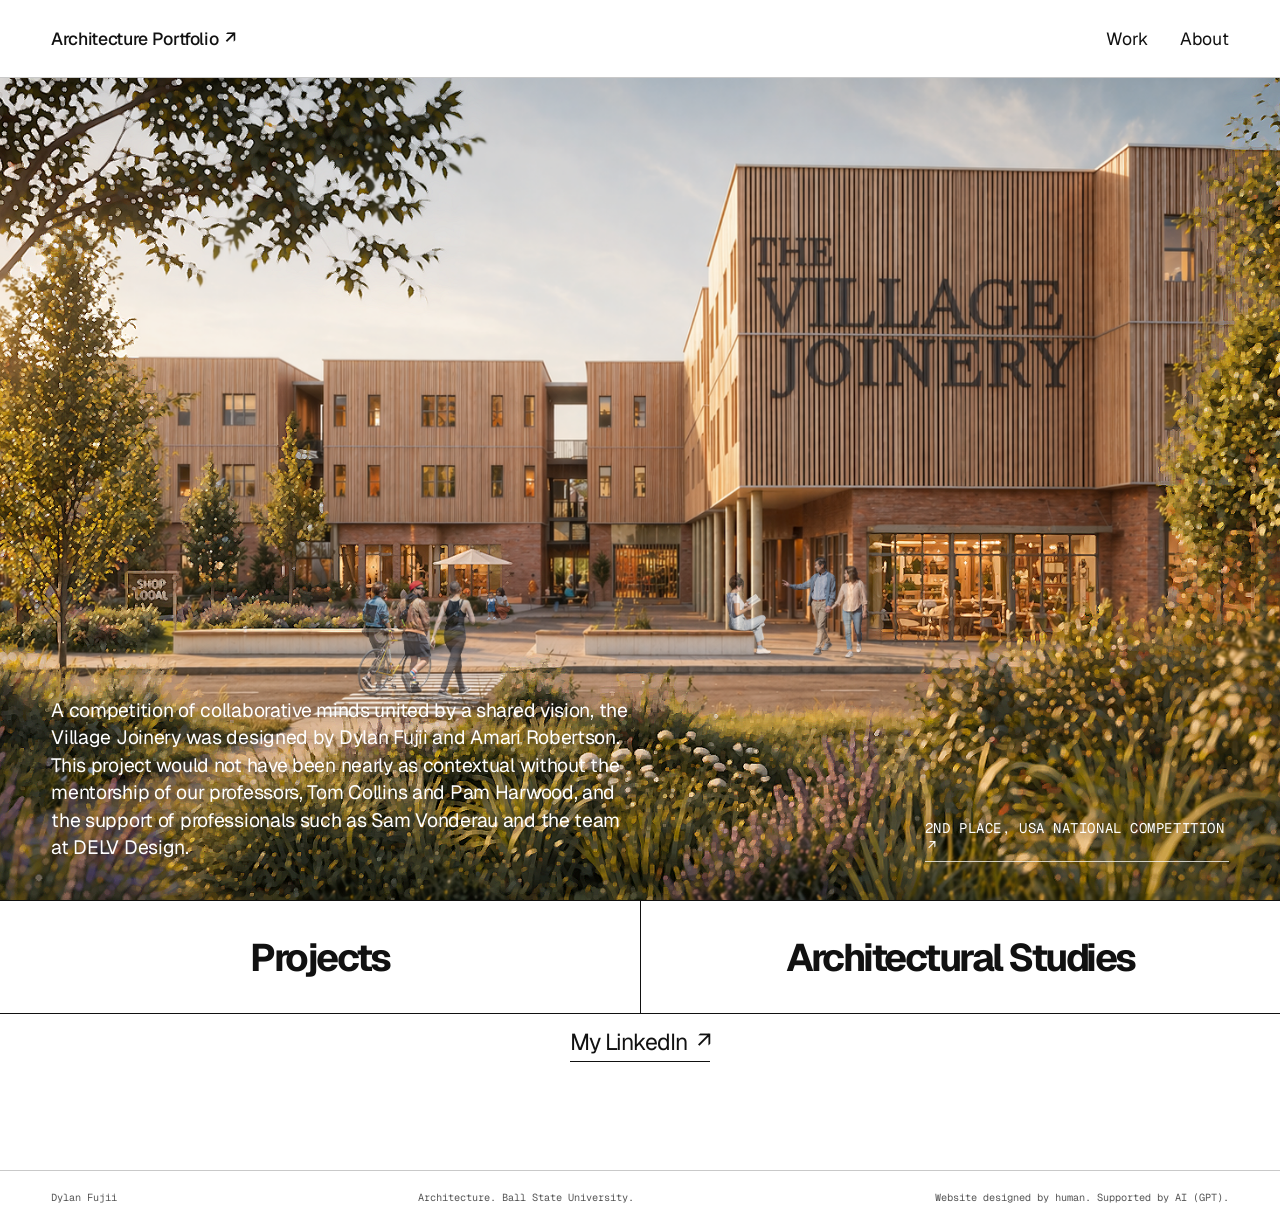
<file: index.html>
<!doctype html>
<html lang="en">
  <head>
    <meta charset="utf-8" />
    <meta name="viewport" content="width=device-width, initial-scale=1" />
    <meta name="description" content="Architecture portfolio by Dylan Fujii, organized through drawing, rendering, documentation, and material study." />
    <title>Dylan Fujii | Architecture Portfolio</title>
    <link rel="stylesheet" href="styles.css?v=8610273" />
  </head>
  <body>
    <header class="site-header">
      <a class="home-link" href="index.html" aria-label="Return to architecture portfolio">Architecture Portfolio <span class="link-arrow">↗</span></a>
      <nav aria-label="Main navigation">
        <a href="collection.html?collection=student">Work</a>
        <a href="about.html">About</a>
      </nav>
    </header>

    <main>
      <section class="home-hero">
        <figure class="home-hero-image"><img src="assets/images/joinery-hero-16x10.png" alt="The Village Joinery" /></figure>
        <p class="home-hero-credit">A competition of collaborative minds united by a shared vision, the Village Joinery was designed by Dylan Fujii and Amari Robertson. This project would not have been nearly as contextual without the mentorship of our professors, Tom Collins and Pam Harwood, and the support of professionals such as Sam Vonderau and the team at DELV Design.</p>
        <a class="home-award-link" href="https://www.acsa-arch.org/winners-announced-for-2026-timber-in-the-city-6-urban-habitats-competition/" target="_blank" rel="noopener">2nd Place, USA National Competition <span class="link-arrow">↗</span></a>
      </section>

      <section class="home-shortcuts"><a href="collection.html?collection=student#projects"><span>01</span><strong>Projects</strong></a><a href="collection.html?collection=student#architectural-studies"><span>02</span><strong>Architectural Studies</strong></a></section>
      <section class="home-contact"><a href="https://www.linkedin.com/in/dylan-fujii/" target="_blank" rel="noopener">My LinkedIn <span class="link-arrow">↗</span></a></section>
    </main>

    <footer><span>Dylan Fujii</span><span>Architecture. Ball State University.</span><span>Website designed by human. Supported by AI (GPT).</span></footer>
    <script src="projects.js?v=8610273"></script>
    <script src="site.js?v=8610273"></script>
  </body>
</html>
</file>
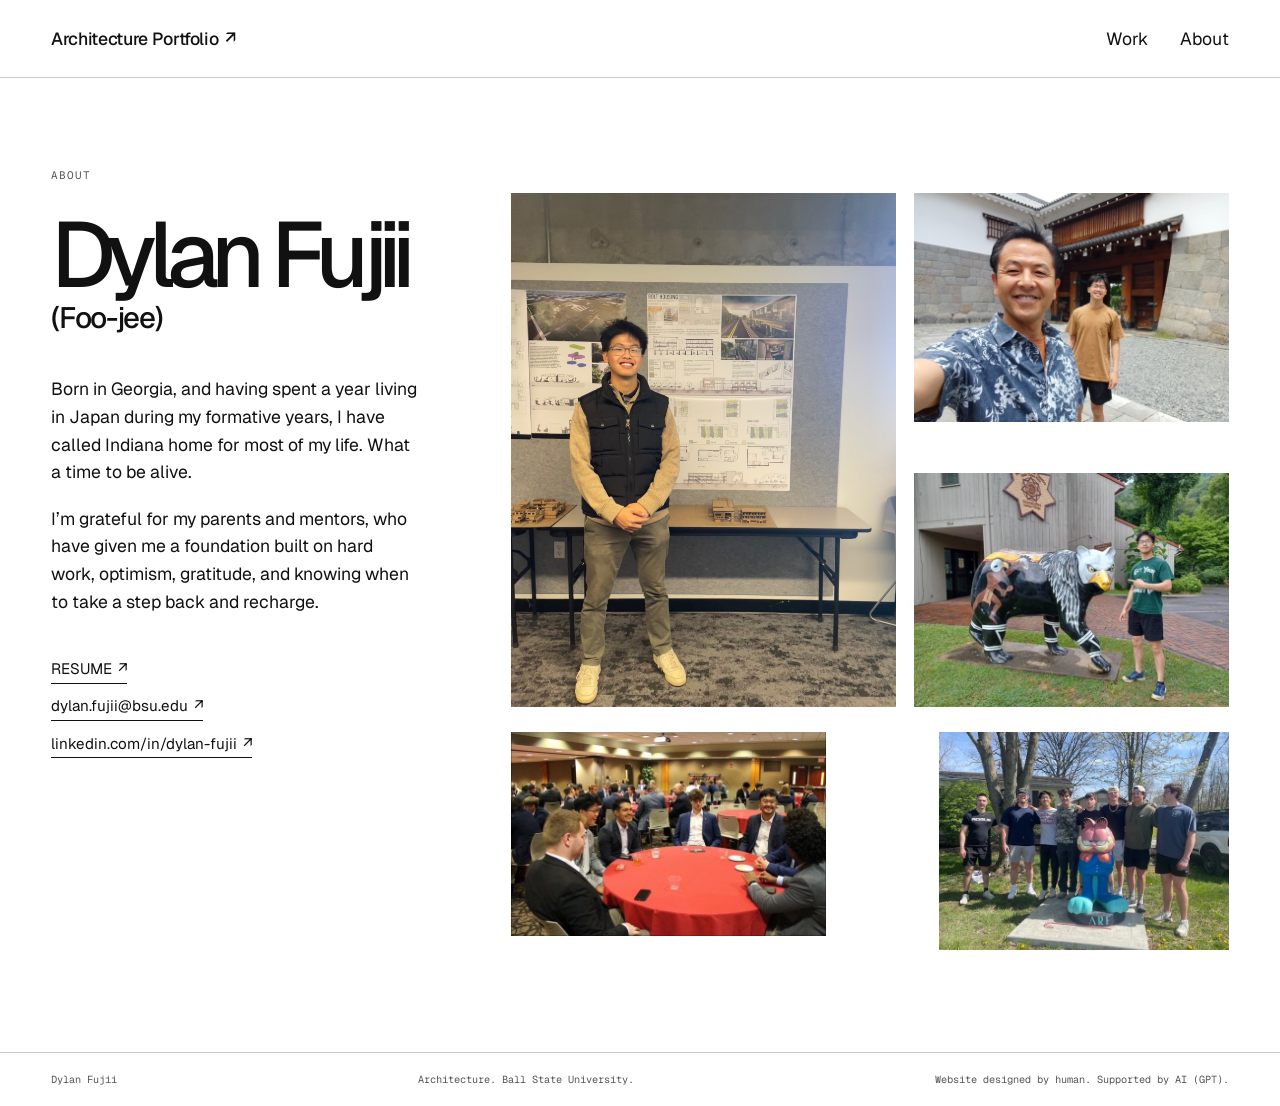
<file: about.html>
<!doctype html>
<html lang="en">
  <head>
    <meta charset="utf-8">
    <meta name="viewport" content="width=device-width, initial-scale=1">
    <meta name="description" content="About Dylan Fujii.">
    <title>About — Dylan Fujii</title>
    <link rel="stylesheet" href="styles.css?v=8610273">
  </head>
  <body>
    <header class="site-header">
      <a class="home-link" href="index.html" aria-label="Return to architecture portfolio">Architecture Portfolio <span class="link-arrow">↗</span></a>
      <nav aria-label="Main navigation">
        <a href="collection.html?collection=student">Work</a>
        <a href="about.html" aria-current="page">About</a>
      </nav>
    </header>
    <main class="about-home">
      <section class="about-home-copy">
        <p class="eyebrow">About</p>
        <h1>Dylan Fujii <span>(Foo-jee)</span></h1>
        <p>Born in Georgia, and having spent a year living in Japan during my formative years, I have called Indiana home for most of my life. What a time to be alive.</p>
        <p>I’m grateful for my parents and mentors, who have given me a foundation built on hard work, optimism, gratitude, and knowing when to take a step back and recharge.</p>
        <div class="about-links" aria-label="Contact and resume links">
          <a class="about-link" href="assets/documents/dylan-fujii-resume-2026.pdf" target="_blank" rel="noopener" download>RESUME <span class="link-arrow">↗</span></a>
          <a class="about-link" href="mailto:dylan.fujii@bsu.edu">dylan.fujii@bsu.edu <span class="link-arrow">↗</span></a>
          <a class="about-link" href="https://www.linkedin.com/in/dylan-fujii/" target="_blank" rel="noopener">linkedin.com/in/dylan-fujii <span class="link-arrow">↗</span></a>
        </div>
      </section>
      <section class="about-collage" aria-label="Personal photographs of Dylan Fujii">
        <figure class="about-collage-anchor"><img src="assets/images/dylan-fujii-portrait.jpg" alt="Dylan Fujii with his architecture portfolio and models" /></figure>
        <figure class="about-collage-japan"><img src="assets/images/about-japan.jpg" alt="Dylan Fujii with family at a Japanese castle gate" /></figure>
        <figure class="about-collage-bear"><img src="assets/images/about-bear.jpg" alt="Dylan Fujii beside an outdoor bear sculpture" /></figure>
        <figure class="about-collage-table"><img src="assets/images/about-table.jpg" alt="Dylan Fujii at a formal social gathering" /></figure>
        <figure class="about-collage-community"><img src="assets/images/about-community.jpg" alt="Dylan Fujii with a community group outdoors" /></figure>
      </section>
    </main>
    <footer><span>Dylan Fujii</span><span>Architecture. Ball State University.</span><span>Website designed by human. Supported by AI (GPT).</span></footer>
    <script src="projects.js?v=8610273"></script>
    <script src="site.js?v=8610273"></script>
  </body>
</html>
</file>
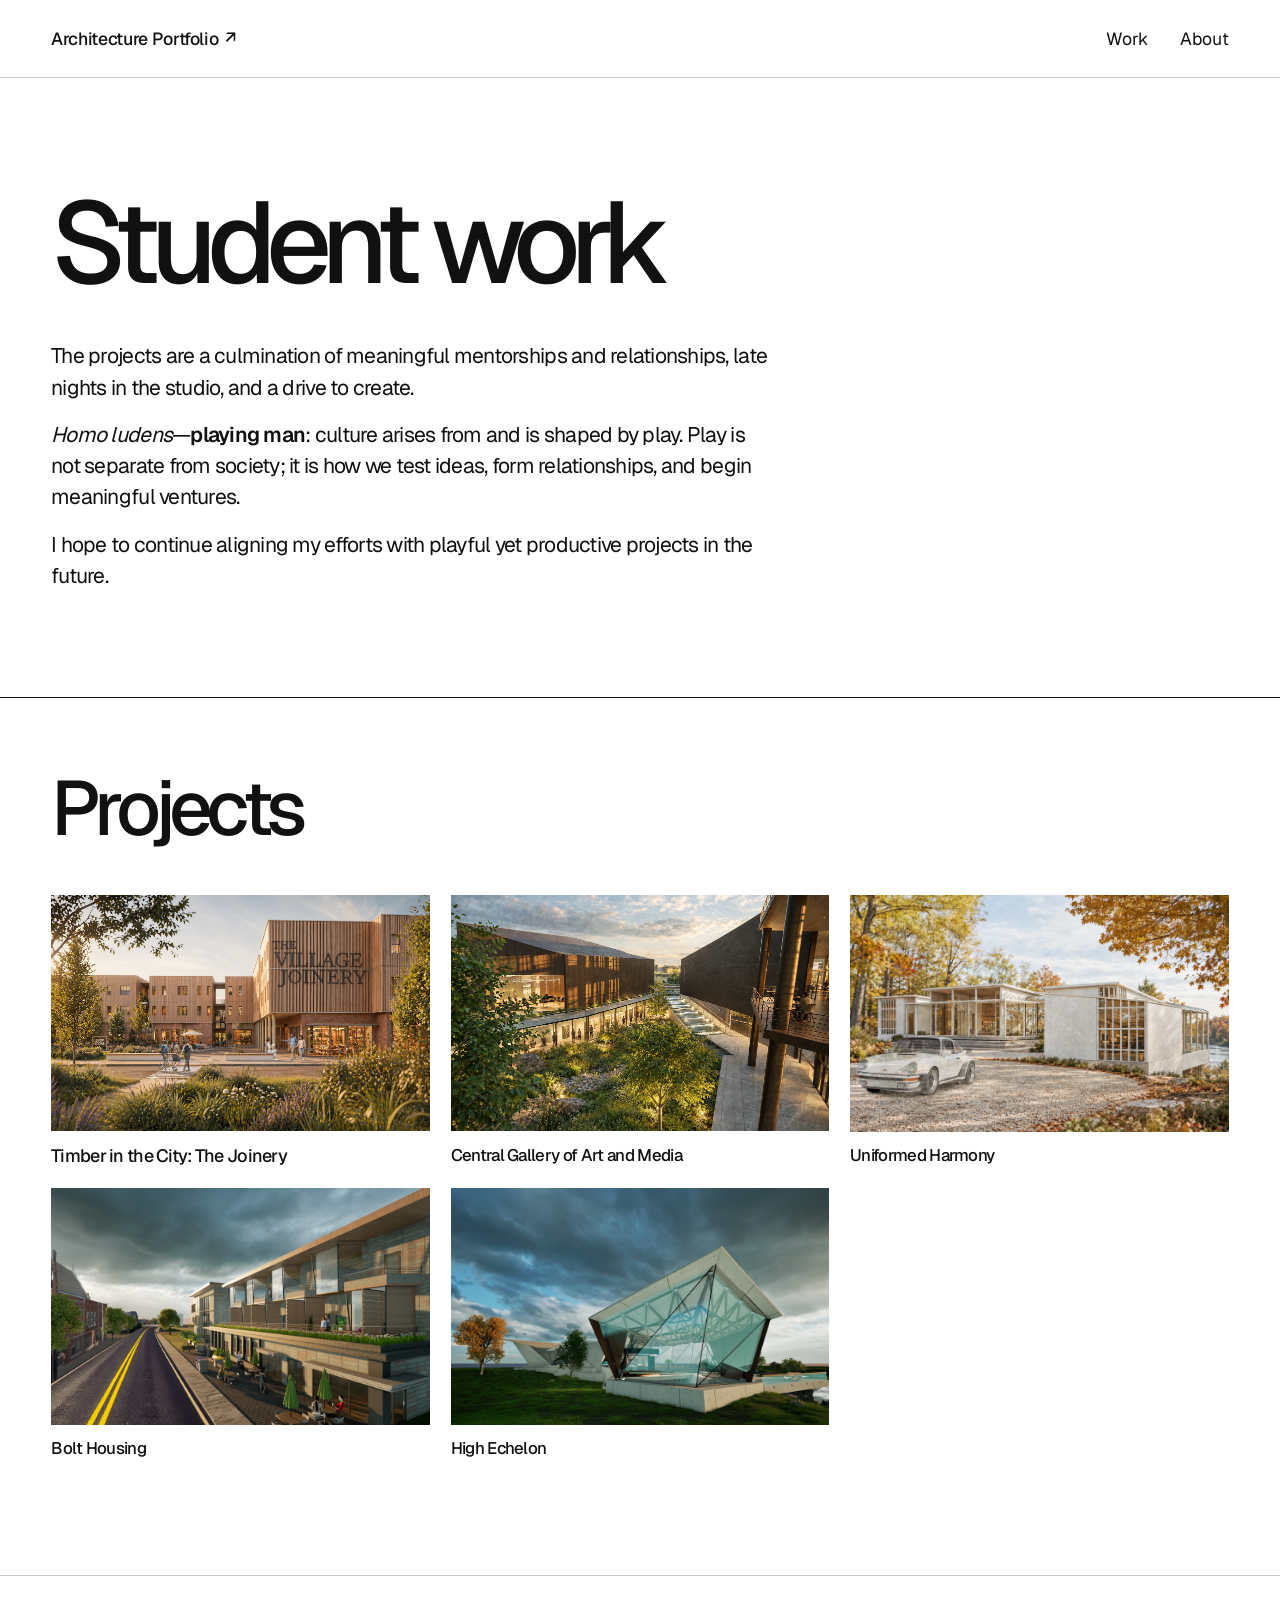
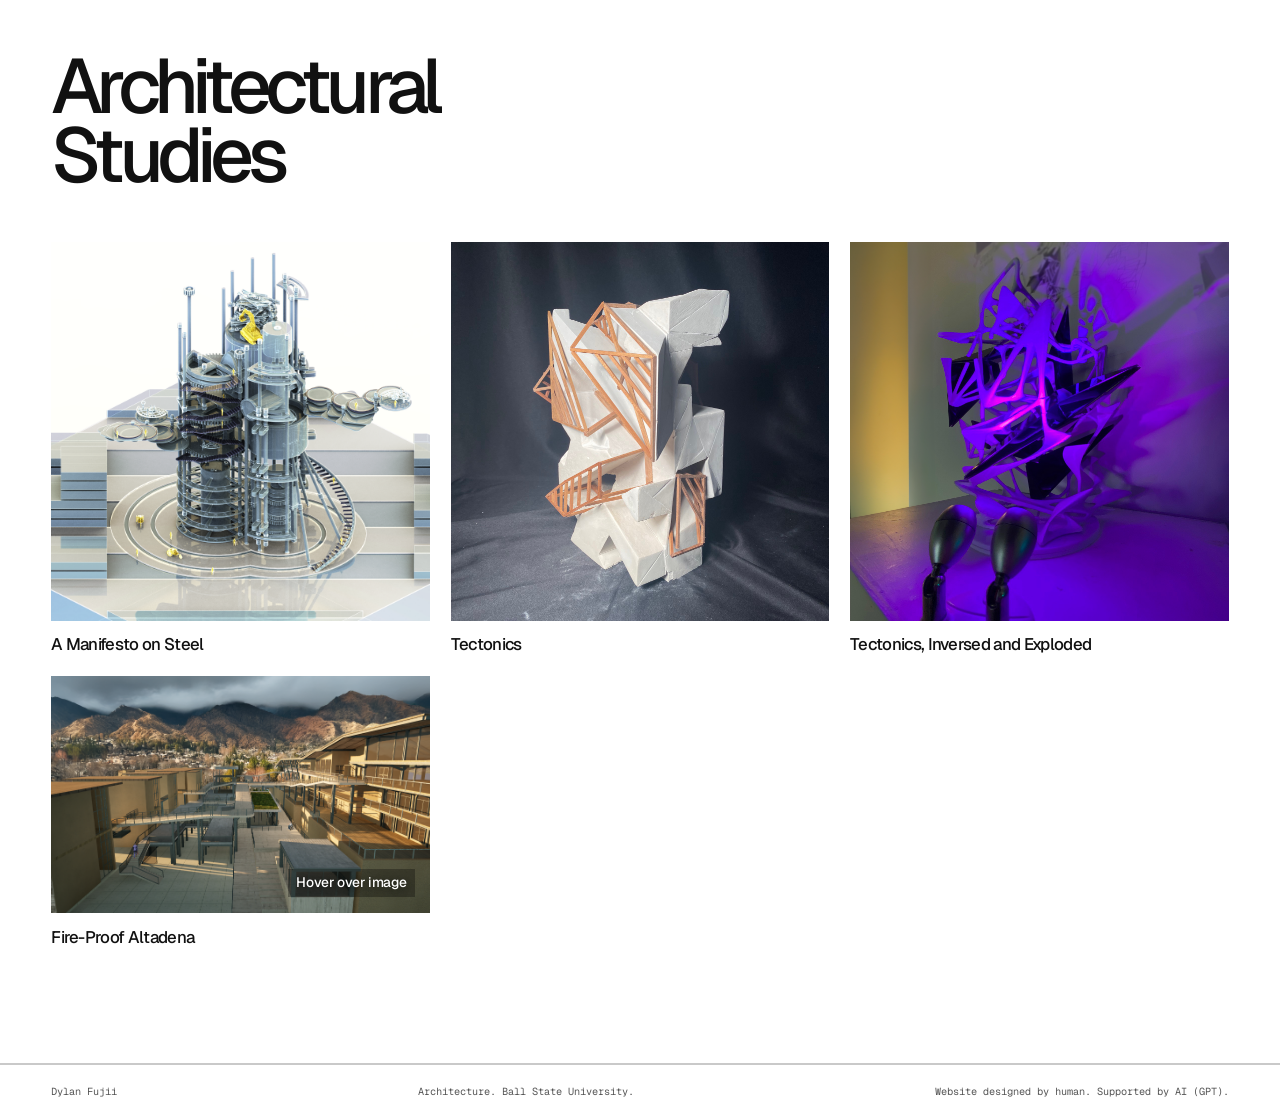
<file: collection.html>
<!doctype html>
<html lang="en">
  <head>
    <meta charset="utf-8" />
    <meta name="viewport" content="width=device-width, initial-scale=1" />
    <meta name="description" content="Dylan Fujii architecture work archive." />
    <title>Work Archive | Dylan Fujii</title>
    <link rel="stylesheet" href="styles.css?v=8610273" />
  </head>
  <body>
    <header class="site-header">
      <a class="home-link" href="index.html" aria-label="Return to architecture portfolio">Architecture Portfolio <span class="link-arrow">↗</span></a>
      <nav aria-label="Main navigation">
        <a href="collection.html?collection=student" aria-current="page">Work</a>
        <a href="about.html">About</a>
      </nav>
    </header>
    <main id="collection-page"></main>
    <footer><span>Dylan Fujii</span><span>Architecture. Ball State University.</span><span>Website designed by human. Supported by AI (GPT).</span></footer>
    <script src="projects.js?v=8610273"></script><script src="site.js?v=8610273"></script>
  </body>
</html>
</file>
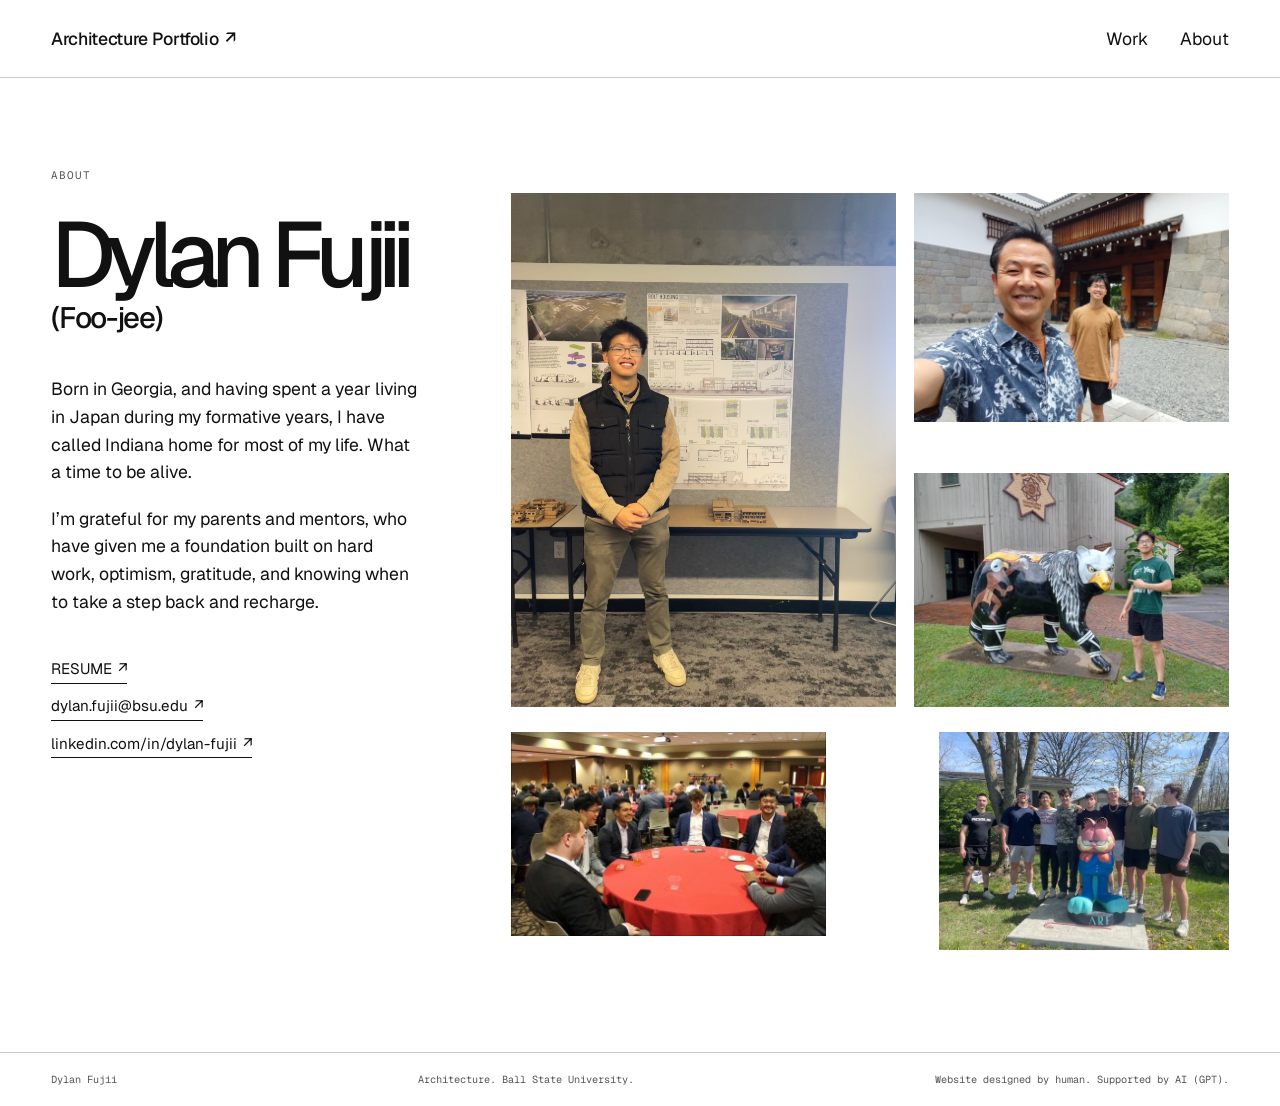
<file: contact.html>
<!doctype html>
<html lang="en">
  <head>
    <meta charset="utf-8" />
    <meta name="viewport" content="width=device-width, initial-scale=1" />
    <meta http-equiv="refresh" content="0; url=about.html" />
    <meta name="description" content="Dylan Fujii architecture portfolio." />
    <title>Dylan Fujii | Architecture Portfolio</title>
    <link rel="stylesheet" href="styles.css?v=8610273" />
  </head>
  <body class="redirect-page">
    <main><p>Contact details now live on the <a href="about.html">About page</a>.</p></main>
    <script>location.replace('about.html');</script>
  </body>
</html>
</file>
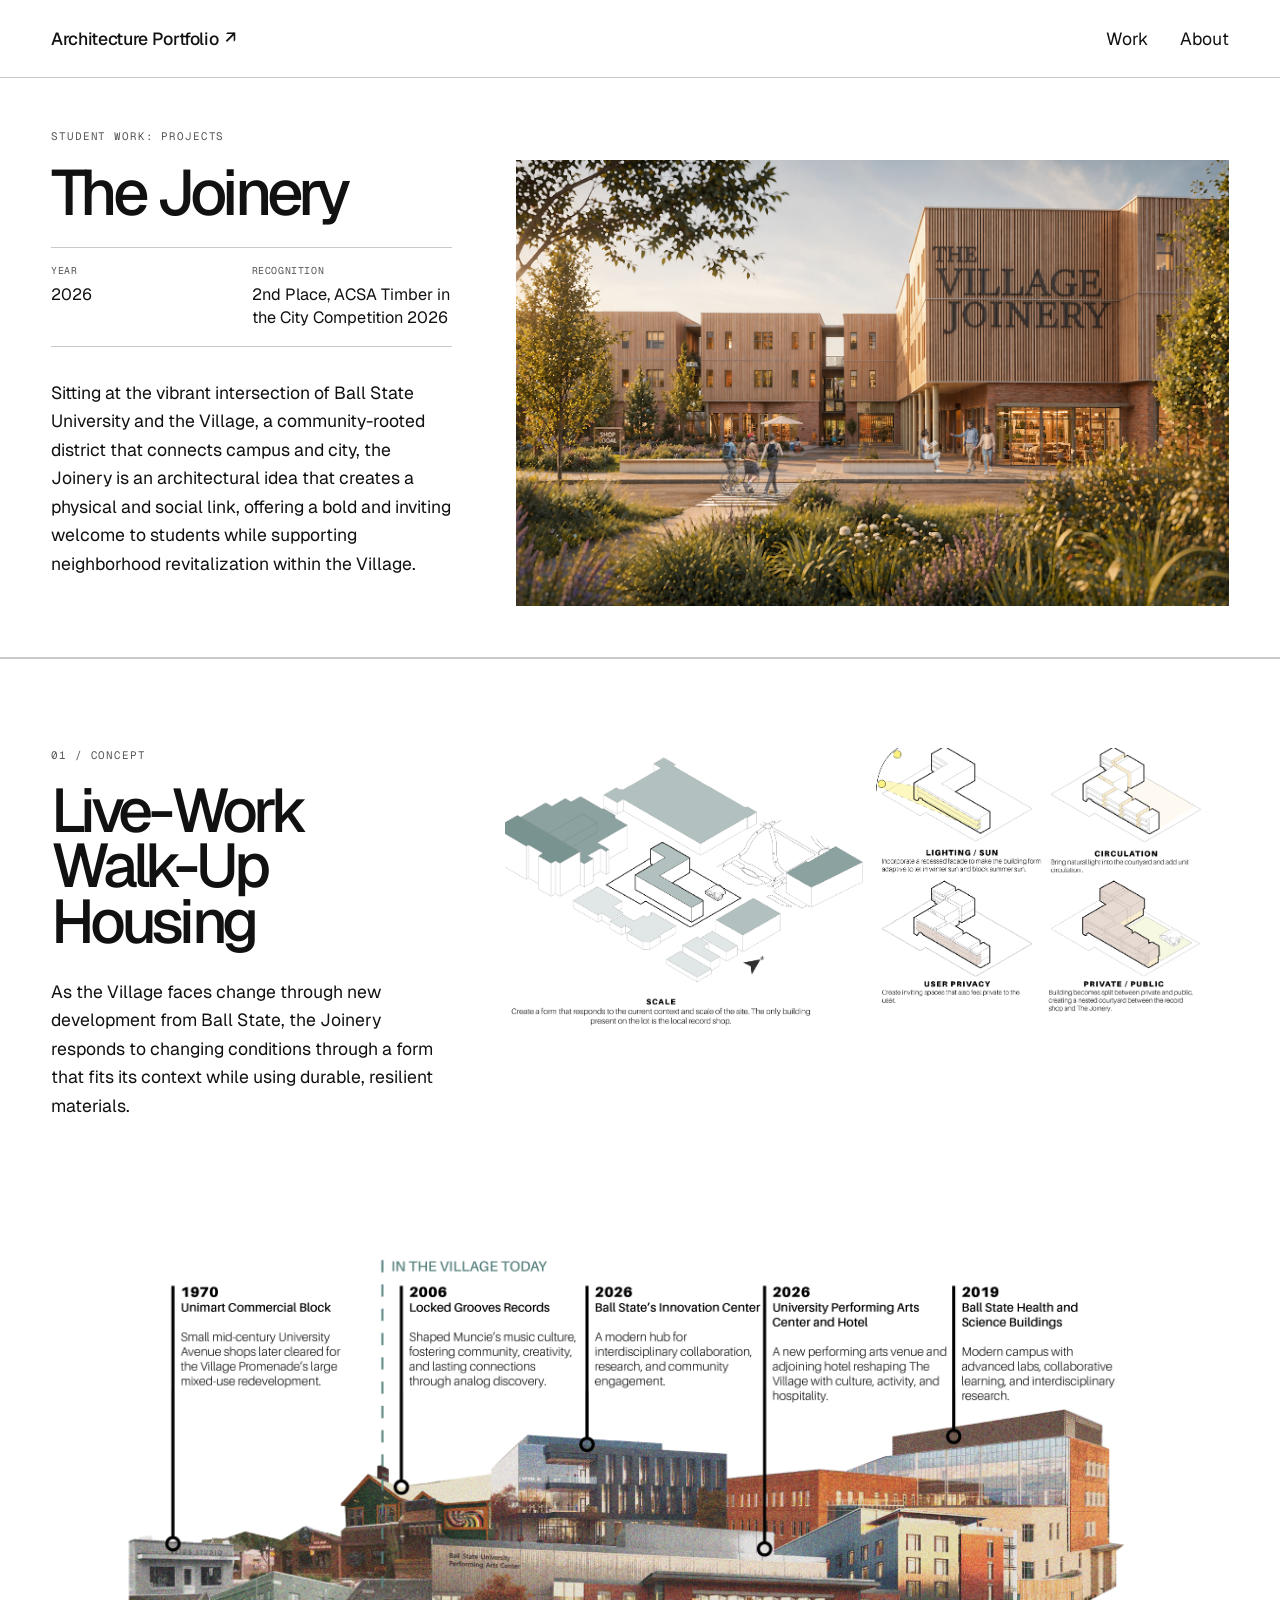
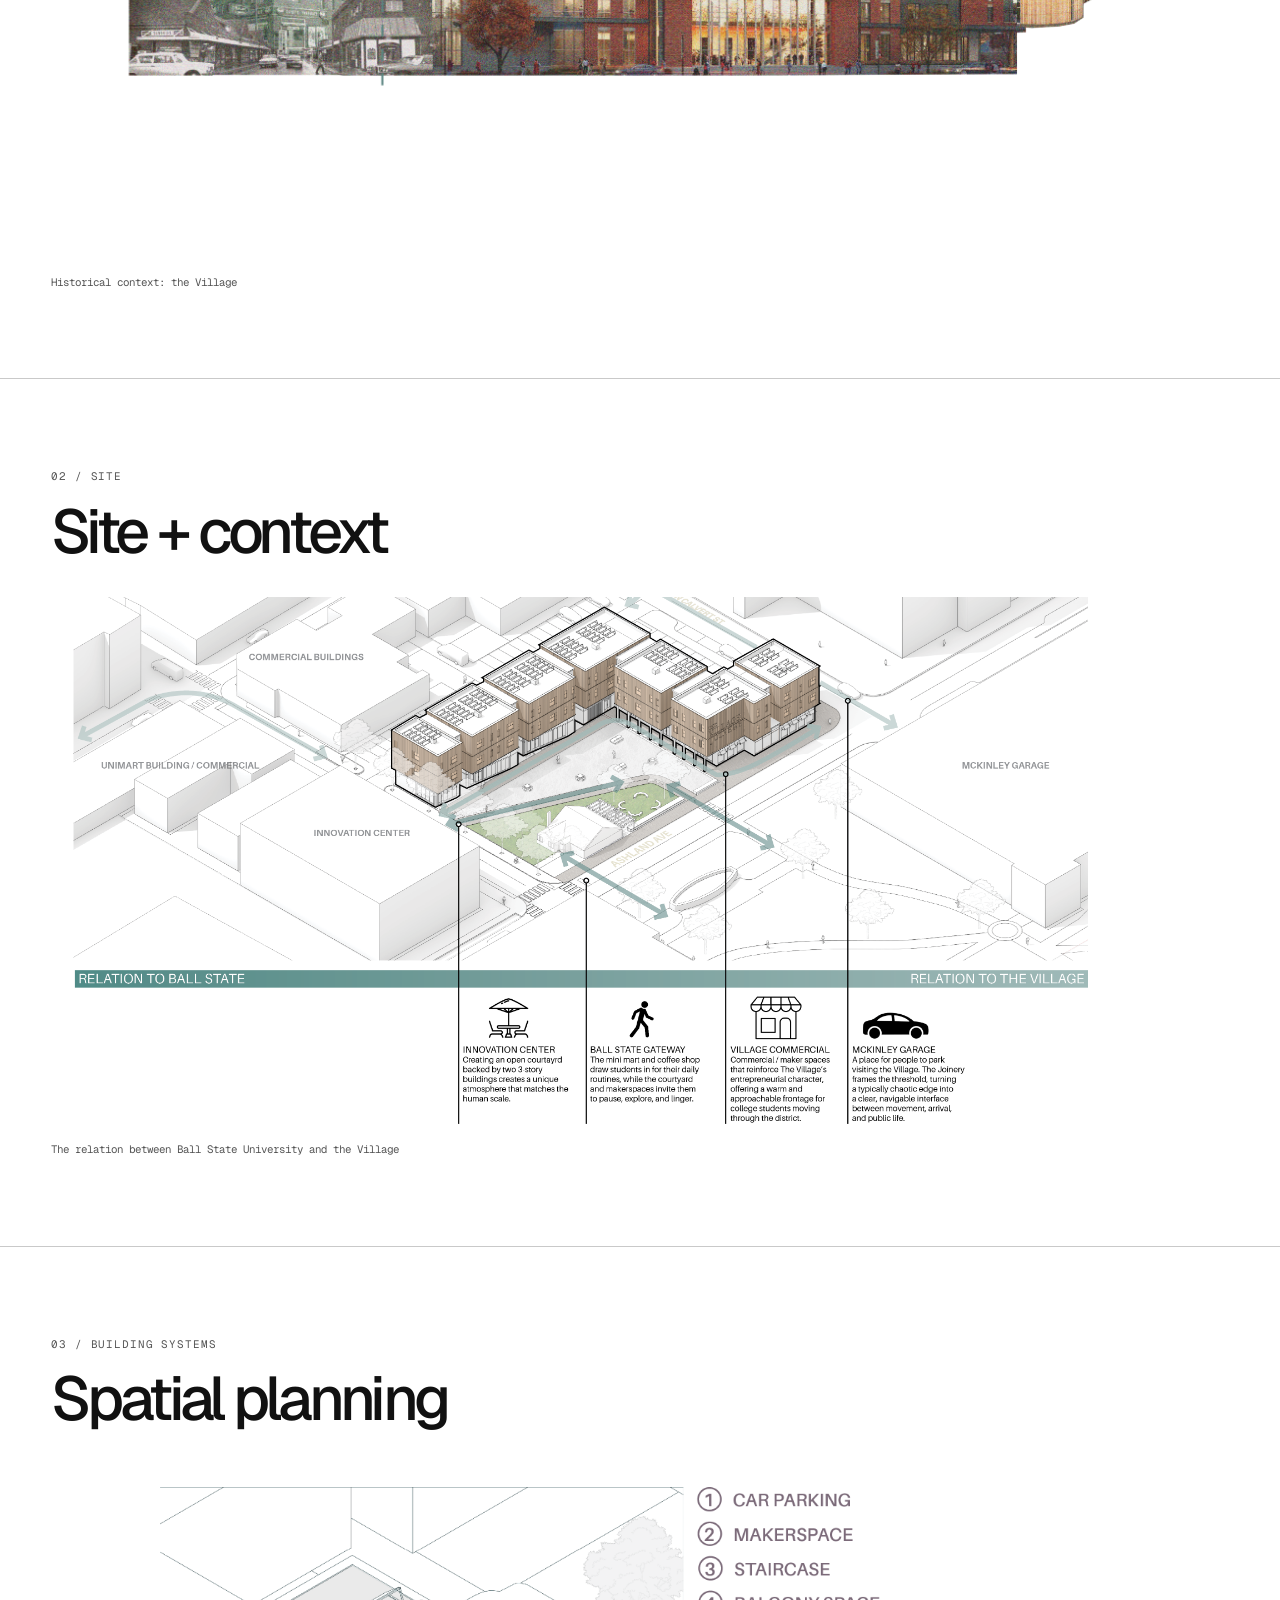
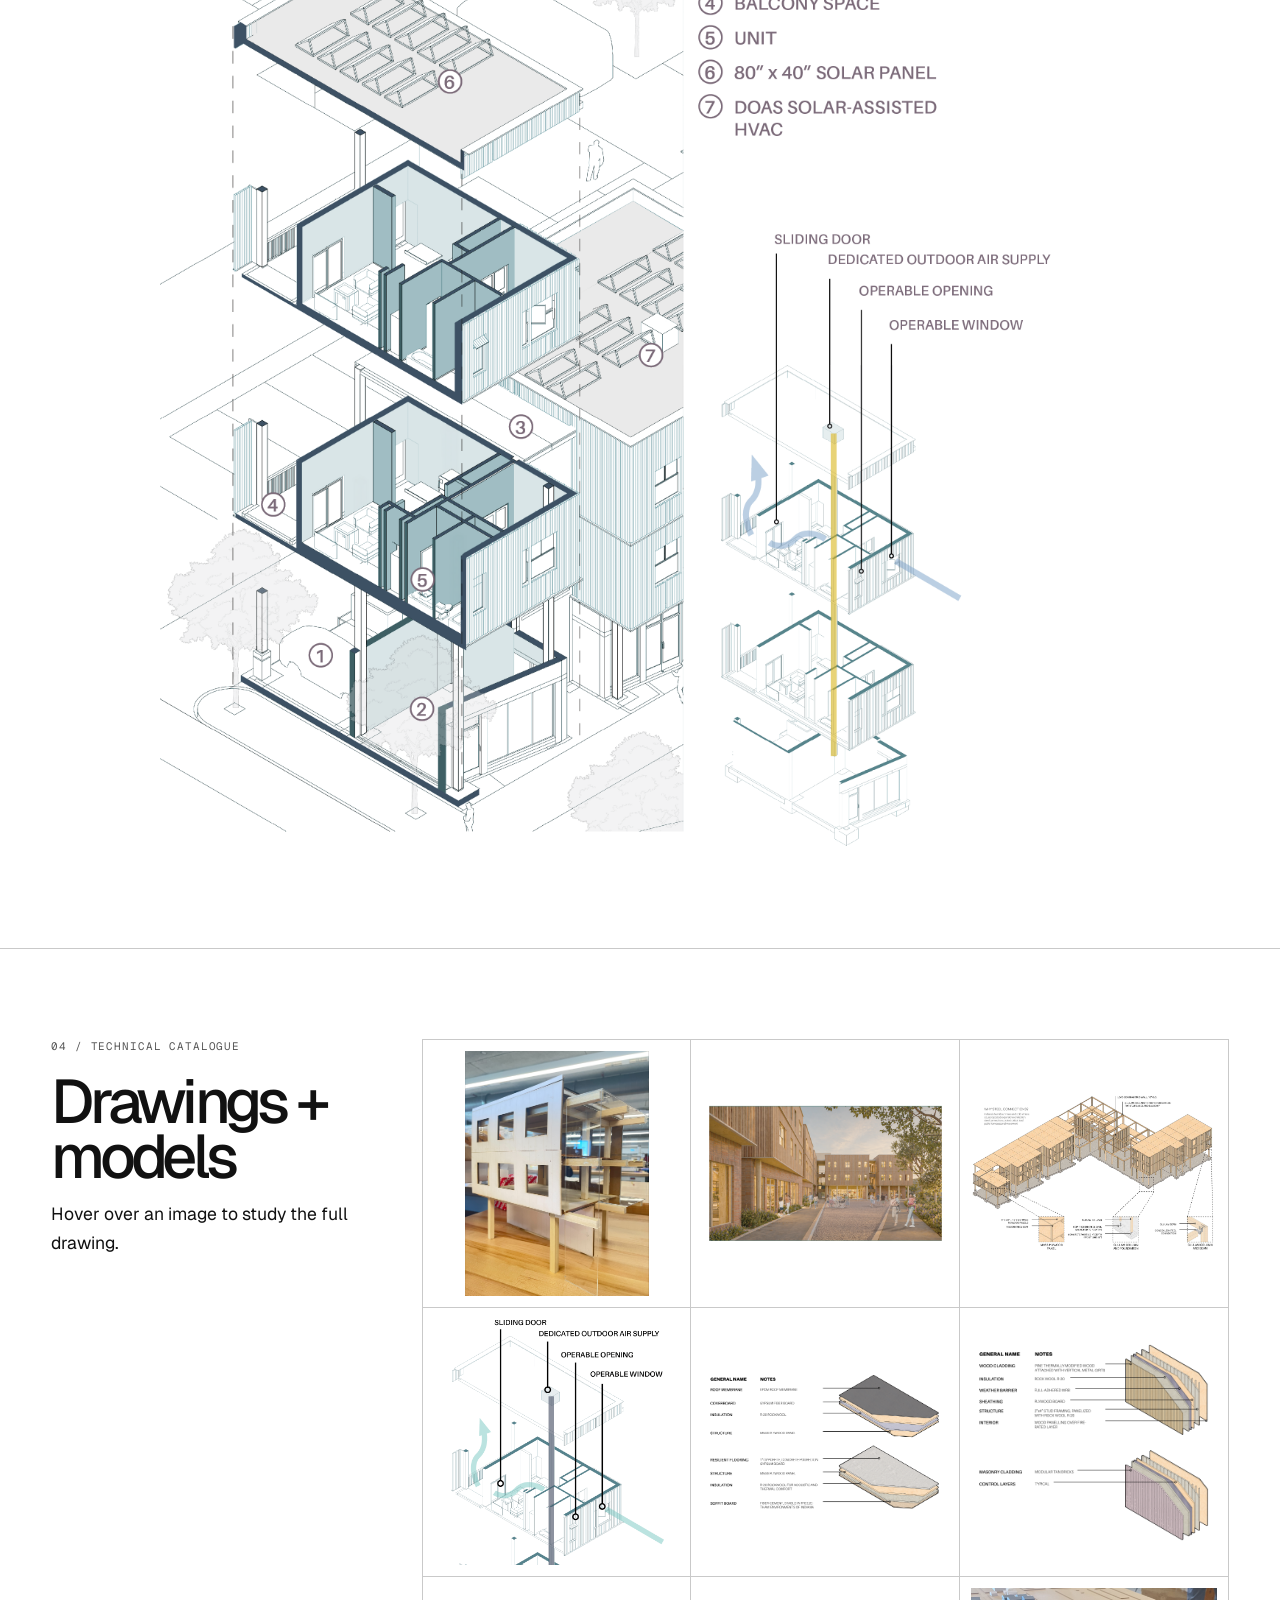
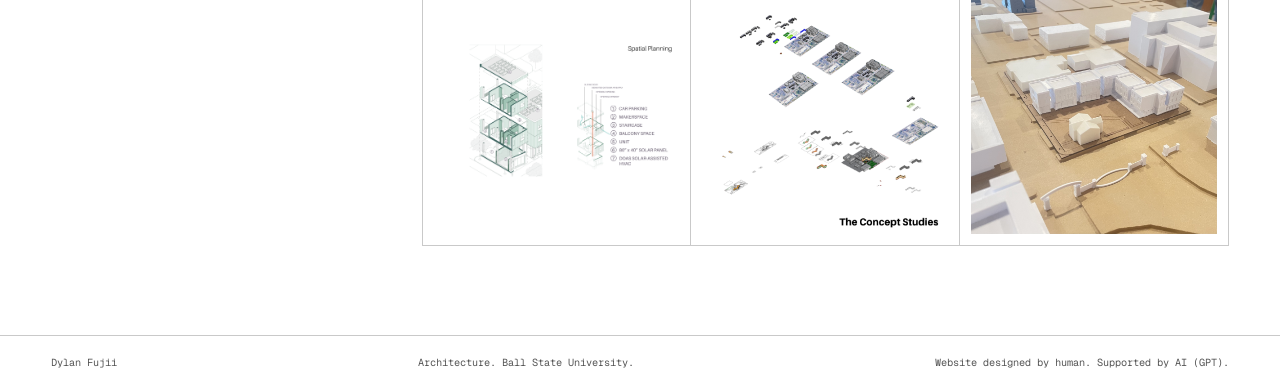
<file: project.html>
<!doctype html>
<html lang="en">
  <head>
    <meta charset="utf-8" />
    <meta name="viewport" content="width=device-width, initial-scale=1" />
    <meta name="description" content="Architecture project archive by Dylan Fujii." />
    <title>Project | Dylan Fujii</title>
    <link rel="stylesheet" href="styles.css?v=8610273" />
  </head>
  <body>
    <header class="site-header">
      <a class="home-link" href="index.html" aria-label="Return to architecture portfolio">Architecture Portfolio <span class="link-arrow">↗</span></a>
      <nav aria-label="Main navigation">
        <a href="collection.html?collection=student">Work</a>
        <a href="about.html">About</a>
      </nav>
    </header>
    <main id="project-page"></main>
    <footer><span>Dylan Fujii</span><span>Architecture. Ball State University.</span><span>Website designed by human. Supported by AI (GPT).</span></footer>
    <script src="projects.js?v=8610273"></script>
    <script src="site.js?v=8610273"></script>
  </body>
</html>
</file>
<file: styles.css>
@import url('https://fonts.googleapis.com/css2?family=Geist:wght@400;500;600;700&family=Geist+Mono:wght@400;500&display=swap');
:root{--paper:#edf2f4;--ink:#17232b;--slate:#637782;--blue:#173a5e;--line:#bdcbd1;--sans:Geist,Arial,sans-serif;--mono:"Geist Mono",monospace}*{box-sizing:border-box}html{scroll-behavior:smooth}body{margin:0;background:var(--paper);color:var(--ink);font-family:var(--sans)}a{color:inherit;text-decoration:none}img{max-width:100%;display:block}.site-header{height:78px;padding:0 4vw;display:flex;justify-content:space-between;align-items:center;border-bottom:1px solid var(--line);position:relative;z-index:10}.monogram{font-size:1.35rem;font-weight:700;letter-spacing:-.09em}.monogram span,.underlink,.site-header nav a:hover,.project-index-row:hover strong,.outline-link:hover{color:var(--blue)}.site-header nav{display:flex;align-items:center;gap:2rem;font-size:.82rem}.project-menu{position:relative}.project-menu summary{cursor:pointer;list-style:none}.project-menu summary::-webkit-details-marker{display:none}.project-menu summary span{font-family:var(--mono);margin-left:.25rem}.menu-panel{position:absolute;right:-1rem;top:2rem;width:310px;background:#f8fbfc;border:1px solid var(--line);padding:.7rem;box-shadow:0 16px 38px rgba(23,58,94,.12)}.menu-panel a{display:grid;grid-template-columns:1fr auto;padding:.8rem;border-bottom:1px solid var(--line)}.menu-panel a:last-child{border-bottom:0}.menu-panel a:hover{background:#e2ebef}.menu-panel span,.menu-panel small{display:block;font: .62rem var(--mono);color:var(--slate);text-transform:uppercase;letter-spacing:.04em}.menu-panel strong{font-weight:500;margin:.18rem 0}.eyebrow{font: .68rem var(--mono);letter-spacing:.08em;text-transform:uppercase;color:var(--slate);margin:0 0 1.3rem}.home-hero{min-height:calc(100dvh - 78px);padding:8vw 4vw 5vw;display:grid;grid-template-columns:.82fr 1.18fr;gap:6vw;align-items:end}.home-hero h1,.feature-project h2,.section-intro h2,.material-section h2,.project-hero h1,.project-content h2{font-size:clamp(3.5rem,7vw,8rem);font-weight:500;letter-spacing:-.075em;line-height:.9;margin:0}.home-hero h1 em,.feature-project h2 span{font-style:normal;color:var(--blue)}.lede{font-size:1.04rem;line-height:1.65;max-width:33rem;margin:2rem 0}.underlink{display:inline-flex;gap:.6rem;border-bottom:1px solid currentColor;padding-bottom:.3rem;font-size:.9rem}.hero-board{display:block}.hero-board img{width:100%;height:min(63vw,670px);object-fit:contain;background:#dbe5e9}.hero-board span,.image-frame figcaption{display:block;margin-top:.65rem;color:var(--slate);font:.64rem var(--mono)}.feature-rule{padding:1.25rem 4vw;border-top:1px solid var(--line);border-bottom:1px solid var(--line);display:flex;justify-content:space-between}.feature-rule .eyebrow{margin:0}.feature-rule p:last-child{margin:0;color:var(--blue);font:.68rem var(--mono);text-transform:uppercase}.feature-project{padding:10vw 4vw;display:grid;grid-template-columns:.72fr 1.28fr;gap:8vw;align-items:end}.feature-copy>p:not(.eyebrow){line-height:1.6;max-width:29rem;margin:2rem 0}.outline-link{display:inline-flex;gap:.7rem;border:1px solid var(--ink);padding:.85rem 1rem;font-size:.84rem;transition:.2s}.outline-link:hover{border-color:var(--blue);background:#dfe9ed}.image-frame{margin:0;background:#dbe5e9}.image-frame img{width:100%;height:100%;object-fit:contain}.large-board{height:min(48vw,610px)}.process-section{border-top:1px solid var(--ink);padding:10vw 4vw;display:grid;grid-template-columns:.65fr 1.35fr;gap:8vw}.section-intro{position:sticky;top:2rem;height:max-content}.process-list{border-top:1px solid var(--ink)}.project-index-row{display:grid;grid-template-columns:3rem 1fr auto;gap:1rem;align-items:start;border-bottom:1px solid var(--line);padding:1.15rem 0}.project-index-row b,.project-index-row span,.project-index-row small{font: .64rem var(--mono);letter-spacing:.04em;color:var(--slate)}.project-index-row strong{display:block;font-size:1.5rem;letter-spacing:-.05em;font-weight:500;margin:.25rem 0;transition:color .2s}.project-index-row .arrow{font-size:1.1rem;color:var(--ink)}.material-section{padding:10vw 4vw;display:grid;grid-template-columns:1.2fr .8fr;gap:9vw;align-items:center;border-top:1px solid var(--line)}.material-image{height:min(56vw,640px)}.material-section p:last-child{line-height:1.6;max-width:28rem;margin-top:2rem}.project-hero{padding:8vw 4vw 7vw;display:grid;grid-template-columns:.78fr 1.22fr;gap:6vw;align-items:end}.project-meta{font: .68rem var(--mono);color:var(--slate);text-transform:uppercase}.project-note{font: .68rem var(--mono);color:var(--blue);text-transform:uppercase;line-height:1.5}.hero-full{height:min(64vw,710px)}.project-content{padding:9vw 4vw;display:grid;grid-template-columns:.65fr 1.35fr;gap:8vw;border-top:1px solid var(--line)}.project-content>div>p:last-child{line-height:1.6;max-width:28rem}.board-viewer object{width:100%;height:720px;background:#fff;border:1px solid var(--line)}.board-viewer>p{font:.64rem var(--mono);color:var(--slate)}.project-gallery{padding:0 4vw 10vw;display:grid;grid-template-columns:repeat(3,1fr);gap:1rem}.project-image{height:31vw;min-height:240px}footer{padding:1.25rem 4vw;border-top:1px solid var(--line);display:flex;justify-content:space-between;font:.64rem var(--mono);color:var(--slate)}@media(max-width:760px){.site-header{padding:0 5vw}.site-header nav{gap:1rem}.menu-panel{right:-4rem;width:285px}.home-hero,.feature-project,.process-section,.material-section,.project-hero,.project-content{grid-template-columns:1fr}.home-hero,.project-hero{padding:17vw 5vw 14vw;min-height:auto;gap:3rem}.feature-project,.process-section,.material-section,.project-content{padding:17vw 5vw;gap:3rem}.hero-board img,.hero-full{height:70vw}.feature-rule{padding:1rem 5vw;display:block}.feature-rule p:last-child{margin-top:.6rem}.large-board{height:68vw}.section-intro{position:static}.material-image{height:70vw}.project-gallery{padding:0 5vw 17vw;grid-template-columns:1fr}.project-image{height:72vw}.board-viewer object{height:540px}footer{padding:1.25rem 5vw;display:grid;gap:.35rem}.home-hero h1,.feature-project h2,.section-intro h2,.material-section h2,.project-hero h1,.project-content h2{font-size:clamp(3.15rem,14vw,5rem)}}
.collection-hero{padding:9vw 4vw 7vw;border-bottom:1px solid var(--ink)}.collection-hero h1{font-size:clamp(3.8rem,9vw,10rem);letter-spacing:-.085em;line-height:.86;font-weight:500;margin:0;max-width:12ch}.collection-list{padding:0 4vw 10vw}.collection-row{display:grid;grid-template-columns:1.08fr .92fr;gap:8vw;align-items:center;padding:7vw 0;border-bottom:1px solid var(--line)}.collection-row:nth-child(odd){grid-template-columns:.78fr 1.22fr}.collection-row:nth-child(odd) .collection-image{order:2}.collection-image{height:clamp(300px,45vw,620px);background:transparent}.collection-image img{object-fit:contain;background:#dbe5e9}.collection-copy{max-width:32rem}.collection-copy h2{font-size:clamp(2.4rem,5vw,5.8rem);letter-spacing:-.07em;line-height:.9;font-weight:500;margin:.3rem 0 1.5rem}.collection-copy>p:not(.eyebrow){line-height:1.65}.collection-open{display:inline-flex;gap:.7rem;margin-top:1.4rem;border-bottom:1px solid var(--ink);padding-bottom:.3rem;font-size:.85rem}.collection-row:hover h2,.collection-row:hover .collection-open{color:var(--blue)}.project-reading{padding:8vw 4vw;display:grid;grid-template-columns:.65fr 1.35fr;gap:8vw;border-top:1px solid var(--line)}.reading-copy{columns:2;column-gap:3rem;max-width:60rem}.reading-copy p{line-height:1.7;margin:0 0 1.2rem;break-inside:avoid}.project-gallery{grid-template-columns:1.1fr .9fr .9fr}.project-image-0{height:min(58vw,750px);grid-row:span 2}.project-image-1{height:min(28vw,360px)}.project-image-2{height:min(35vw,470px);align-self:end}@media(max-width:760px){.collection-hero{padding:17vw 5vw 12vw}.collection-list{padding:0 5vw 17vw}.collection-row,.collection-row:nth-child(odd){grid-template-columns:1fr;gap:2rem;padding:17vw 0}.collection-row:nth-child(odd) .collection-image{order:0}.collection-image{height:72vw}.project-reading{padding:17vw 5vw;grid-template-columns:1fr;gap:2rem}.reading-copy{columns:1}.project-gallery{grid-template-columns:1fr}.project-image-0,.project-image-1,.project-image-2{height:72vw;grid-row:auto}}

/* Compact project index: imagery keeps its own proportion rather than entering a fixed card. */
.media-section{padding:6vw 4vw 9vw;border-bottom:1px solid var(--line)}.media-section header{display:grid;grid-template-columns:.7fr 1.3fr;gap:2rem;align-items:baseline;margin:0 0 4vw}.media-section h2{font-size:clamp(2.8rem,6vw,6.5rem);letter-spacing:-.075em;line-height:.9;font-weight:500;margin:0}.media-section header>p:last-child{max-width:25rem;line-height:1.55;margin:0;color:var(--slate)}.portfolio-grid{columns:3;column-gap:1.25rem}.project-tile{display:inline-block;width:100%;vertical-align:top;break-inside:avoid;margin:0 0 2.8rem;color:var(--ink)}.project-tile figure{position:relative;margin:0;overflow:hidden;background:transparent}.project-tile figure img{width:100%;height:auto;transition:opacity .22s ease}.project-tile h3{font-size:1.12rem;letter-spacing:-.045em;font-weight:500;margin:.7rem 0 0}.tile-overlay{position:absolute;inset:0;display:flex!important;flex-direction:column;justify-content:space-between;padding:1.25rem;background:var(--blue);color:#edf2f4!important;font: .84rem/1.55 var(--sans)!important;opacity:0;transition:opacity .22s ease;margin:0!important}.tile-overlay b{font: .64rem var(--mono);letter-spacing:.06em;text-transform:uppercase}.project-tile:hover img,.project-tile:focus-visible img{opacity:0}.project-tile:hover .tile-overlay,.project-tile:focus-visible .tile-overlay{opacity:1}.project-tile:hover h3,.project-tile:focus-visible h3{color:var(--blue)}.project-hero-image{margin:0;align-self:end}.project-hero-image img{display:block;width:100%;height:auto}.project-hero-image figcaption,.project-image figcaption{display:block;margin-top:.65rem;color:var(--slate);font:.64rem var(--mono)}.project-gallery{display:block;columns:2;column-gap:1.25rem;padding:0 4vw 10vw}.project-image,.project-image-0,.project-image-1,.project-image-2{display:inline-block;width:100%;height:auto!important;min-height:0!important;grid-row:auto!important;break-inside:avoid;margin:0 0 2.2rem}.project-image img{width:100%;height:auto;display:block}.home-hero .hero-board img,.feature-project .large-board img,.material-section .material-image img{height:auto;object-fit:initial;background:transparent}.feature-project .large-board,.material-section .material-image{height:auto;background:transparent}.home-hero .hero-board{align-self:end}.home-hero .hero-board img{width:100%}@media(max-width:760px){.media-section{padding:14vw 5vw}.media-section header{grid-template-columns:1fr;gap:.8rem;margin-bottom:10vw}.portfolio-grid{columns:1}.project-tile{margin-bottom:2.5rem}.tile-overlay{opacity:1;position:static;padding:.8rem 0 0;background:transparent;color:var(--ink)!important;font-size:.9rem!important}.project-tile:hover img,.project-tile:focus-visible img{opacity:1}.project-tile h3{margin-top:.8rem}.tile-overlay b{display:none}.project-gallery{columns:1;padding:0 5vw 15vw}.project-image{margin-bottom:2.5rem}}
.contact-page{min-height:calc(100dvh - 78px);padding:12vw 4vw;display:flex;flex-direction:column;align-items:flex-start}.contact-page h1{font-size:clamp(4rem,11vw,12rem);letter-spacing:-.09em;line-height:.86;font-weight:500;margin:0 0 4rem}.contact-page>a{font-size:clamp(1.2rem,2.4vw,2.2rem);letter-spacing:-.04em;margin:.35rem 0;border-bottom:1px solid transparent}.contact-page>a:hover{color:var(--blue);border-color:var(--blue)}@media(max-width:760px){.contact-page{padding:22vw 5vw}.contact-page h1{margin-bottom:3rem}}

/* Final editorial pass: the image establishes each page before the copy begins. */
.home-link{font:500 .82rem var(--sans);letter-spacing:-.02em}.home-link span{color:var(--blue);margin-left:.2rem}.home-hero{min-height:0;display:block;padding:2.5vw 4vw 3vw}.home-hero-image{display:block;height:calc(100dvh - 190px)}.home-hero-image img{width:100%;height:100%;object-fit:contain;background:transparent}.home-hero-caption{display:flex;justify-content:space-between;align-items:baseline;gap:2rem;padding-top:1.2rem}.home-hero-caption h1{font-size:clamp(2.2rem,5vw,5.8rem);letter-spacing:-.075em;line-height:.9;font-weight:500;margin:0}.home-hero-caption p{max-width:25rem;margin:0;font: .72rem/1.5 var(--mono);color:var(--slate)}.portfolio-grid{display:grid;columns:auto;grid-template-columns:repeat(3,minmax(0,1fr));gap:1.25rem;align-items:start}.project-tile{display:block;margin:0;color:var(--ink)}.project-tile-featured{grid-column:span 2}.project-tile-featured h3{font-size:clamp(1.3rem,2vw,2rem)}.project-tile figure{background:transparent}.tile-overlay{align-items:center;justify-content:center;background:transparent;color:rgba(23,35,43,.8)!important;font-size:clamp(2rem,5vw,5.5rem)!important;line-height:.86!important;font-weight:700!important;letter-spacing:-.08em;text-align:center}.project-tile:hover img,.project-tile:focus-visible img{opacity:1;filter:brightness(1.07)}.tile-overlay b{display:none}.project-page-hero{height:auto;padding:2vw 4vw 0}.project-page-hero figure{height:auto;margin:0}.project-page-hero img{display:block;width:100%;height:auto;object-fit:initial;background:transparent}.project-summary{max-width:68rem;padding:5vw 4vw;border-top:1px solid var(--line)}.project-summary h1{font-size:clamp(2.1rem,5vw,5.2rem);letter-spacing:-.075em;line-height:.9;font-weight:500;margin:0 0 1.6rem}.project-summary dl{display:grid;grid-template-columns:repeat(2,minmax(0,1fr));max-width:42rem;margin:0 0 2rem;border-top:1px solid var(--line)}.project-summary dl div{padding:1rem 0;border-bottom:1px solid var(--line)}.project-summary dt{font:.62rem var(--mono);letter-spacing:.06em;text-transform:uppercase;color:var(--slate)}.project-summary dd{margin:.35rem 0 0;font-size:.95rem;line-height:1.45}.project-summary .lede{margin:2.2rem 0}.source-text{max-width:44rem}.source-text p{line-height:1.65;margin:0 0 1rem}.project-summary .project-note{margin:0 0 2rem}.project-gallery{columns:2}.project-content{padding-top:6vw}.project-content h2{font-size:clamp(2.7rem,5vw,5.2rem)}@media(max-width:760px){.home-hero{padding:3vw 5vw 12vw}.home-hero-image{height:65vw}.home-hero-caption{display:block;padding-top:1rem}.home-hero-caption p{margin-top:.8rem}.portfolio-grid{grid-template-columns:1fr;gap:2.3rem}.project-tile-featured{grid-column:auto}.tile-overlay{font-size:3.5rem!important}.project-page-hero{height:auto;padding:3vw 5vw 0}.project-summary{padding:12vw 5vw 8vw}.project-summary dl{grid-template-columns:1fr}.project-gallery{columns:1}.project-content{padding-top:14vw}}

/* White field, quiet chrome, and image-readable hover state. */
:root{--paper:#fff}.image-frame,.hero-board img,.board-viewer object{background:#fff}.home-hero-caption p a{color:inherit;border-bottom:1px solid var(--line);padding-bottom:.15rem}.home-hero-caption p a:hover{color:var(--blue);border-color:var(--blue)}.home-shortcuts{display:grid;grid-template-columns:1fr 1fr;border-top:1px solid var(--ink);border-bottom:1px solid var(--ink);margin:0 4vw}.home-shortcuts a{display:flex;justify-content:space-between;align-items:center;padding:1.2rem 0;font-size:clamp(1.6rem,3vw,3.5rem);letter-spacing:-.065em}.home-shortcuts a+a{border-left:1px solid var(--ink);padding-left:4vw}.home-shortcuts span{font:.65rem var(--mono);color:var(--slate);letter-spacing:.06em}.home-shortcuts a:hover strong{color:var(--blue)}.home-contact{padding:7vw 4vw 9vw;display:flex;flex-direction:column;align-items:flex-start}.home-contact p,.home-contact a{font-size:clamp(1.2rem,2.5vw,2.4rem);letter-spacing:-.045em;margin:0 0 .35rem}.home-contact a:hover{color:var(--blue)}.tile-overlay{background:rgba(255,255,255,.2);align-items:flex-start;justify-content:flex-end;padding:1.2rem;color:rgba(23,35,43,.9)!important;font-size:clamp(1.8rem,4.8vw,5rem)!important;text-align:left}.joinery-summary{max-width:76rem}.joinery-argument{display:grid;grid-template-columns:.72fr 1.28fr;gap:7vw;padding:7vw 4vw;border-top:1px solid var(--line)}.joinery-copy{max-width:35rem}.joinery-copy h2,.joinery-envelope h2,.joinery-structure-copy h2,.joinery-site h2{font-size:clamp(2.4rem,5vw,5.8rem);letter-spacing:-.07em;line-height:.9;font-weight:500;margin:0 0 2rem}.joinery-copy p,.joinery-envelope p,.joinery-structure-copy p,.joinery-site p{line-height:1.65;margin:0 0 1.2rem}.joinery-argument figure,.joinery-location figure,.joinery-envelope figure,.joinery-systems figure,.joinery-site figure{margin:0}.joinery-argument figure img,.joinery-location img,.joinery-envelope img,.joinery-systems img,.joinery-site img{width:100%;height:auto;display:block}.joinery-argument figcaption,.joinery-systems figcaption{font:.64rem var(--mono);color:var(--slate);margin-top:.65rem}.joinery-location{display:grid;grid-template-columns:1fr 1.3fr;gap:1.2rem;padding:0 4vw 7vw}.joinery-full-board{padding:0 4vw 7vw}.joinery-full-board img{display:block;width:100%;height:auto}.joinery-envelope{display:grid;grid-template-columns:1.25fr .75fr;gap:6vw;align-items:start;padding:7vw 4vw;border-top:1px solid var(--line)}.joinery-systems{display:grid;grid-template-columns:.38fr 1.62fr;gap:1.2rem;padding:0 4vw 5vw}.joinery-structure-copy{max-width:58rem;padding:0 4vw 8vw}.joinery-site{display:grid;grid-template-columns:.9fr 1.1fr;gap:5vw;padding:7vw 4vw;border-top:1px solid var(--line)}@media(max-width:760px){.home-shortcuts{margin:0 5vw;grid-template-columns:1fr}.home-shortcuts a+a{border-left:0;border-top:1px solid var(--line);padding-left:0}.home-contact{padding:16vw 5vw}.joinery-argument,.joinery-location,.joinery-envelope,.joinery-systems,.joinery-site{grid-template-columns:1fr;padding-left:5vw;padding-right:5vw;gap:2.5rem}.joinery-full-board{padding:0 5vw 14vw}.joinery-structure-copy{padding:0 5vw 15vw}.joinery-envelope,.joinery-site{padding-top:15vw;padding-bottom:15vw}.tile-overlay{padding:.8rem;font-size:3rem!important}}
.project-gallery{columns:1;max-width:1440px;padding-top:2vw}.project-gallery .project-image{width:100%;margin-bottom:5vw}
.project-gallery{display:grid;grid-template-columns:repeat(2,minmax(0,1fr));gap:2vw;columns:auto}.project-gallery .project-image{grid-column:1/-1;margin:0}.project-gallery .project-image.pair{grid-column:span 1}.tile-overlay{background:rgba(255,255,255,.45)}.project-reference{display:inline-flex;margin:1.4rem 1.2rem 0 0;border-bottom:1px solid var(--ink);padding-bottom:.25rem;font-size:.9rem}.project-reference:hover{color:var(--blue);border-color:var(--blue)}.source-file{margin:0 1rem 1.2rem 0}.board-viewer .underlink{font-size:.84rem}
@media(max-width:760px){.project-gallery{grid-template-columns:1fr;gap:2.5rem}.project-gallery .project-image.pair{grid-column:auto}}

/* Compact project reading: boards are visible as complete, uncropped previews. */
.project-gallery{max-width:1180px;margin:0 auto;padding-left:4vw;padding-right:4vw}
.project-board{display:grid;grid-template-columns:.38fr .62fr;gap:5vw;align-items:start;border-top:1px solid var(--line);padding:7vw 4vw;max-width:1180px;margin:0 auto}
.project-board h2{font-size:clamp(2.2rem,4vw,4.4rem);letter-spacing:-.07em;line-height:.9;font-weight:500;margin:0}
.project-board-image{margin:0 0 2rem}.project-board-image a{display:block;background:#fff}.project-board-image img{display:block;max-width:100%;width:auto;max-height:78vh;object-fit:contain}.project-board-image figcaption{font:.64rem var(--mono);color:var(--slate);margin-top:.65rem}
@media(max-width:760px){.project-gallery{padding-left:5vw;padding-right:5vw}.project-board{grid-template-columns:1fr;gap:2rem;padding:15vw 5vw}.project-board-image img{max-height:68vh}}

/* Home: image-led, neutral, and deliberately quiet. */
:root{--paper:#fff;--ink:#111;--slate:#555;--blue:#111;--line:#c9c9c9}
.site-header{display:grid;grid-template-columns:1fr auto 1fr;background:#fff}
.site-header nav{grid-column:2;justify-self:center}
.menu-panel{background:#fff;box-shadow:0 16px 38px rgba(0,0,0,.12)}
.menu-panel a:hover,.outline-link:hover{background:#f2f2f2}
.home-hero{position:relative;height:calc(100dvh - 78px);min-height:540px;padding:0;overflow:hidden}
.home-hero-image{position:absolute;inset:0;width:100%;height:100%;margin:0}
.home-hero-image img{width:100%;height:100%;object-fit:cover;max-width:none}
.home-award-link{position:absolute;right:4vw;bottom:3vw;max-width:17rem;color:#fff;font:.9rem var(--mono);letter-spacing:.04em;text-transform:uppercase;border-bottom:1px solid rgba(255,255,255,.75);padding-bottom:.35rem;text-shadow:0 1px 12px rgba(0,0,0,.55)}
.home-hero-credit{position:absolute;left:4vw;right:clamp(23rem,30vw,34rem);bottom:3vw;margin:0;color:#fff;font:clamp(.95rem,1.25vw,1.18rem)/1.45 var(--sans);letter-spacing:-.015em;text-shadow:0 1px 12px rgba(0,0,0,.65)}
.home-award-link:hover{border-color:#fff}
.home-shortcuts{max-width:44rem;margin:0 auto;border-top:0}
.home-shortcuts a{justify-content:center;gap:1rem;text-align:center}
.home-shortcuts a+a{padding-left:0}
.home-shortcuts span{display:none}
.home-shortcuts a:hover strong,.home-contact a:hover,.home-credit a:hover{color:#111}
.home-credit{max-width:48rem;margin:0 auto;padding:7vw 0 4vw;font-size:clamp(1.15rem,2vw,1.7rem);line-height:1.4;letter-spacing:-.035em}
.home-credit p{margin:0}
.home-credit a{border-bottom:1px solid currentColor}
.home-contact{align-items:center;padding:1vw 4vw 8vw}
.home-contact a{font-size:clamp(1.1rem,1.8vw,1.5rem);border-bottom:1px solid var(--ink);padding-bottom:.25rem}
@media(max-width:760px){.site-header{grid-template-columns:1fr auto 1fr}.site-header nav{gap:1rem}.home-hero{height:calc(100dvh - 78px);min-height:420px}.home-award-link{left:5vw;right:auto;bottom:5vw;max-width:calc(100% - 10vw);text-align:left;line-height:1.5;font-size:.78rem}.home-hero-credit{left:5vw;right:5vw;bottom:8.4rem;font-size:.85rem}.home-shortcuts{margin:0 5vw}.home-credit{padding:16vw 5vw 10vw}.home-contact{padding:2vw 5vw 16vw}}

/* Full-width home navigation directly beneath the Joinery image. */
.home-shortcuts{max-width:none;margin:0;border-top:1px solid var(--ink);border-bottom:1px solid var(--ink)}.home-shortcuts a{min-height:7rem;flex:1;justify-content:center;align-items:center}.home-shortcuts a+a{padding-left:0}
@media(max-width:760px){.home-shortcuts{margin:0}.home-shortcuts a{min-height:5.5rem}}

/* The Joinery: a short editorial sequence, then an expandable drawing catalogue. */
.joinery-concept,.joinery-context,.joinery-isonometric,.joinery-catalogue{border-top:1px solid var(--line);padding:7vw 4vw;max-width:1440px;margin:0 auto}
.joinery-concept{display:grid;grid-template-columns:.7fr 1.3fr;gap:2vw 5vw;align-items:start}
.joinery-concept-copy{max-width:31rem}.joinery-concept h2,.joinery-context h2,.joinery-isonometric h2,.joinery-catalogue h2{font-size:clamp(2.25rem,4.8vw,5.25rem);letter-spacing:-.07em;line-height:.9;font-weight:500;margin:0 0 1.8rem}
.joinery-concept-copy p:not(.eyebrow),.joinery-catalogue header>p:last-child{line-height:1.62;margin:0 0 1.1rem}
.joinery-concept figure,.joinery-context figure,.joinery-isonometric figure{margin:0}.joinery-parti{grid-column:2}.joinery-history{grid-column:1/-1;max-width:920px;margin-top:3vw!important}.joinery-concept img,.joinery-context img,.joinery-isonometric img{width:100%;height:auto;object-fit:contain;background:#fff}
.joinery-concept figcaption,.joinery-context figcaption,.joinery-isonometric figcaption{font:.64rem var(--mono);color:var(--slate);margin-top:.65rem}
.joinery-context{display:block}.joinery-context header{max-width:32rem;margin-bottom:3vw}.joinery-context figure:first-of-type{width:100%}.joinery-context figure+figure{max-width:60%;margin:3vw 0 0 auto}
.joinery-context--axon{max-width:none;min-height:100svh;display:grid;grid-template-rows:auto minmax(0,1fr);padding:4vw}.joinery-context--axon header{max-width:none;margin:0 0 2vw}.joinery-context--axon figure{display:flex;min-height:0;flex-direction:column;justify-content:center}.joinery-context--axon figure:first-of-type{width:100%}.joinery-context--axon img{width:100%;max-height:calc(100svh - 13rem);object-fit:contain}
.joinery-isonometric header{max-width:32rem;margin-bottom:3vw}.joinery-isonometric figure{max-width:1280px}
.joinery-catalogue{display:grid;grid-template-columns:.38fr 1fr;gap:5vw;align-items:start}.joinery-catalogue header{position:sticky;top:2rem}.joinery-catalogue h2{margin-bottom:1rem}.joinery-catalogue-grid{display:grid;grid-template-columns:repeat(3,minmax(0,1fr));gap:1px;background:var(--line);border:1px solid var(--line)}
.joinery-catalogue-grid .joinery-catalogue-item{position:relative;aspect-ratio:1;background:#fff;display:flex;align-items:center;justify-content:center;overflow:visible;z-index:0}.joinery-catalogue-grid img{width:100%;height:100%;object-fit:contain;padding:.7rem;pointer-events:none;transition:transform .24s ease}
@media(max-width:760px){.joinery-concept,.joinery-context,.joinery-isonometric,.joinery-catalogue{padding:15vw 5vw}.joinery-concept,.joinery-context,.joinery-catalogue{grid-template-columns:1fr;gap:2.5rem}.joinery-parti,.joinery-history{grid-column:auto}.joinery-history{margin-top:0!important}.joinery-context header{grid-row:auto}.joinery-context figure+figure{max-width:100%;justify-self:stretch}.joinery-isonometric header{margin-bottom:2.5rem}.joinery-catalogue header{position:static}.joinery-catalogue-grid{grid-template-columns:repeat(2,minmax(0,1fr))}}

/* Shared reading rhythm: every project moves from proposition to evidence to outcome. */
.project-narrative{max-width:1440px;margin:0 auto}.project-chapter{display:grid;grid-template-columns:.32fr 1fr;gap:5vw;padding:7vw 4vw;border-top:1px solid var(--line);align-items:start}.project-chapter header{position:sticky;top:2rem}.project-chapter h2{font-size:clamp(2rem,4.2vw,4.7rem);letter-spacing:-.07em;line-height:.9;font-weight:500;margin:0}.project-chapter-media{display:grid;grid-template-columns:repeat(2,minmax(0,1fr));gap:1.25rem;align-items:start}.project-chapter-media .project-image{grid-column:1/-1;margin:0}.project-chapter-media .project-image.pair{grid-column:span 1}.project-chapter-media img{width:100%;height:auto;object-fit:contain;background:#fff}.project-chapter-media figcaption{display:block;margin-top:.65rem;color:var(--slate);font:.64rem var(--mono)}
@media(max-width:760px){.project-chapter{grid-template-columns:1fr;gap:2.2rem;padding:15vw 5vw}.project-chapter header{position:static}.project-chapter-media{gap:1.7rem}.project-chapter-media .project-image.pair{grid-column:span 1}}

/* Student Work: consistent 16:10 project reading, with no privileged tile. */
.collection-statement{max-width:45rem;margin-top:3rem;font-size:clamp(1.05rem,1.65vw,1.45rem);line-height:1.48;letter-spacing:-.035em}.collection-statement p{margin:0 0 1rem}.collection-statement strong{font-weight:600}.portfolio-grid-projects .project-tile-featured{grid-column:auto}.portfolio-grid-projects .project-tile-featured h3{font-size:1.12rem}.portfolio-grid-projects .project-tile figure{aspect-ratio:16/10}.portfolio-grid-projects .project-tile figure img{height:100%;object-fit:cover}
@media(max-width:760px){.collection-statement{margin-top:2.2rem}.portfolio-grid-projects .project-tile-featured{grid-column:auto}}

/* Project headers share one field: information at left, architecture at right. */
.project-intro{display:grid;grid-template-columns:minmax(18rem,.72fr) minmax(0,1.28fr);gap:5vw;align-items:end;padding:4vw;max-width:1600px;margin:0 auto;border-bottom:1px solid var(--line)}
.project-intro .project-summary{max-width:none;padding:0;border:0}.project-intro .project-page-hero{height:auto;padding:0}.project-intro .project-page-hero figure{margin:0}.project-intro .project-page-hero img{width:100%;height:auto;max-height:76vh;object-fit:contain;background:#fff}.project-intro .lede{margin:1.7rem 0}.project-intro .source-text{max-width:34rem}.project-intro .project-summary dl{max-width:none}
@media(max-width:760px){.project-intro{grid-template-columns:1fr;padding:12vw 5vw;gap:3rem}.project-intro .project-page-hero img{max-height:none}.project-intro .project-summary{order:1}.project-intro .project-page-hero{order:2}}

/* Navigation returns with an upward scroll and stays aligned at the right. */
.site-header{position:sticky;top:0;display:flex;justify-content:space-between;transition:transform .22s ease;will-change:transform}.site-header nav{margin-left:auto}.site-header--hidden{transform:translateY(-101%)}
@media(max-width:760px){.site-header{display:flex}.site-header nav{margin-left:auto}}

/* Fire-Proof Altadena: the fire condition appears only on intentional hover. */
.project-tile .tile-hover-image,.project-page-hero .project-hero-hover{position:absolute;inset:0;width:100%;height:100%;object-fit:cover;opacity:0;transition:opacity .35s ease;pointer-events:none}.project-tile:hover .tile-hover-image,.project-tile:focus-visible .tile-hover-image,.project-page-hero figure:hover .project-hero-hover{opacity:1}.project-page-hero figure{position:relative}.project-page-hero .project-hero-main{position:relative;z-index:0}.project-page-hero .project-hero-hover{z-index:1}

/* Index refinement: a quiet metadata layer keeps the image, year, and studio legible. */
.portfolio-grid{gap:clamp(1rem,1.6vw,1.7rem)}.project-tile figure{isolation:isolate}.project-tile h3{margin:.8rem 0 0;font-size:1.05rem;letter-spacing:-.04em;font-weight:500}.tile-overlay{align-items:flex-start;justify-content:flex-end;gap:.4rem;padding:1.15rem;background:rgba(255,255,255,.78);color:var(--ink)!important;font-weight:400!important;line-height:1!important;text-align:left}.tile-year{display:block;font-size:clamp(1.55rem,3.2vw,3.65rem);letter-spacing:-.08em;font-weight:500;line-height:.88}.tile-studio{display:block;max-width:16rem;color:var(--slate);font:.59rem/1.35 var(--mono);font-weight:400;letter-spacing:.07em;text-transform:uppercase}.project-tile:hover .tile-overlay,.project-tile:focus-visible .tile-overlay{opacity:1}.project-tile:hover h3,.project-tile:focus-visible h3{color:var(--ink)}
@media(max-width:760px){.tile-overlay{position:static;display:block!important;padding:.75rem 0 0;background:transparent;color:var(--ink)!important;opacity:1}.tile-year{font-size:1.2rem;letter-spacing:-.055em}.tile-studio{margin-top:.3rem;font-size:.55rem}.project-tile h3{margin-top:.55rem}}

/* Fluid reading scale: copy gains presence on broad screens without competing with the drawings. */
:root{--reading-size:clamp(1rem,.82rem + .35vw,1.28rem);--caption-size:clamp(.67rem,.58rem + .12vw,.8rem)}
body{font-size:var(--reading-size)}
.lede,.source-text p,.feature-copy>p:not(.eyebrow),.material-section p:last-child,.collection-copy>p:not(.eyebrow),.reading-copy p,.joinery-concept-copy p:not(.eyebrow),.joinery-catalogue header>p:last-child{font-size:var(--reading-size);line-height:1.62}
.project-summary dd{font-size:clamp(.98rem,.84rem + .22vw,1.2rem)}
.project-hero-image figcaption,.project-image figcaption,.project-chapter-media figcaption,.joinery-concept figcaption,.joinery-context figcaption,.joinery-isonometric figcaption,.project-board-image figcaption,.hero-board span,.image-frame figcaption{font-size:var(--caption-size)}
.home-hero-credit{right:auto;width:min(46vw,54rem);font-size:clamp(1.05rem,.85rem + .45vw,1.42rem);line-height:1.42}
.home-award-link{font-size:clamp(.85rem,.73rem + .18vw,1rem);max-width:19rem}
@media(min-width:1440px){.project-chapter{gap:6vw}.project-intro{gap:6vw}.project-chapter h2{font-size:clamp(2.4rem,3.8vw,5rem)}}
@media(max-width:760px){.home-hero-credit{right:5vw;width:auto;font-size:clamp(.92rem,3.7vw,1.08rem);line-height:1.45}.home-award-link{font-size:.78rem;max-width:calc(100% - 10vw)}}

/* A short personal note receives the same restrained, image-first rhythm as the portfolio. */
.about-page{min-height:calc(100dvh - 78px);max-width:72rem;padding:12vw 4vw;display:grid;align-content:center}.about-page h1{font-size:clamp(3.4rem,8vw,8.5rem);letter-spacing:-.085em;line-height:.88;font-weight:500;margin:0 0 3rem}.about-page h1 span{display:block;font-size:.32em;letter-spacing:-.045em;margin-top:.65rem}.about-page>p:not(.eyebrow){max-width:34rem;font-size:var(--reading-size);line-height:1.55;margin:0 0 1.15rem}.about-page .eyebrow{margin-bottom:2rem}
.home-contact{gap:1rem}
@media(max-width:760px){.about-page{padding:22vw 5vw;align-content:start}.about-page h1{margin-bottom:2.5rem}}

/* Bolt Housing: expand floor-plan inspection without changing the grid's resting layout. */
.project-chapter-media .project-image--zoom{position:relative;overflow:visible;z-index:0}.project-chapter-media .project-image--zoom img{pointer-events:none;transition:transform .24s ease;transform-origin:center}.project-chapter-media .project-image--zoom figcaption{position:relative;background:#fff}.project-chapter-media .project-image--zoom:hover,.project-chapter-media .project-image--zoom:focus-within{z-index:5}.project-chapter-media .project-image--zoom:hover img,.project-chapter-media .project-image--zoom:focus-within img{transform:scale(3)}

/* Enlarged drawings remain within the viewport and float as a complete, uninterrupted image. */
.joinery-catalogue-grid .joinery-catalogue-item,.project-chapter-media .project-image--zoom{cursor:zoom-in}
.joinery-catalogue-grid .joinery-catalogue-item img,.project-chapter-media .project-image--zoom img{position:relative;z-index:2;transform-origin:var(--zoom-origin,center);transition:transform .24s ease,box-shadow .24s ease}
.project-chapter-media .project-image--zoom figcaption{position:relative;z-index:1}
.project-chapter-media .project-image--zoom:hover img,.project-chapter-media .project-image--zoom:focus-within img{transform:scale(var(--zoom-scale,1))}
.project-chapter-media .project-image--zoom.image-expanded{z-index:30!important}
.project-chapter-media .project-image--zoom.image-expanded img{transform:scale(var(--zoom-scale,1));box-shadow:0 18px 36px rgba(0,0,0,.18)}

/* A Joinery catalogue drawing is previewed across the complete 3 × 3 field.
   The drawing itself stays uncropped; white space completes the field. */
.joinery-catalogue-grid{position:relative;isolation:isolate}
.joinery-catalogue-grid .joinery-catalogue-item:hover img{transform:none;box-shadow:none}
.joinery-catalogue-preview{position:absolute;inset:0;z-index:30;display:none;align-items:center;justify-content:center;padding:clamp(1rem,2vw,2.5rem);background:#fff;pointer-events:none}
.joinery-catalogue-preview.is-visible{display:flex}
.joinery-catalogue-preview img{display:block;width:100%;height:100%;max-width:none;object-fit:contain;padding:0;transform:none!important;box-shadow:none!important}

/* Shared controls match the reading scale and keep enlarged studies inside the page field. */
.site-header nav,.home-link{font-size:var(--reading-size)}
.project-tile-altadena{grid-column:span 1}
.project-tile-altadena figure{width:100%;aspect-ratio:16/10}
.project-tile-altadena figure .tile-hero-image,.project-tile-altadena figure .tile-hover-image{width:100%;height:100%;object-fit:cover}
.hero-hover-prompt{position:absolute;right:1rem;bottom:1rem;z-index:2;color:#fff;font:.64rem var(--mono);letter-spacing:.07em;text-transform:uppercase;text-shadow:0 1px 10px rgba(0,0,0,.7);pointer-events:none}
.back-to-top{position:fixed;right:4vw;bottom:2rem;z-index:40;border:1px solid var(--ink);background:#fff;color:var(--ink);padding:.65rem .8rem;font:var(--caption-size) var(--mono);letter-spacing:.03em;cursor:pointer;opacity:0;transform:translateY(1rem);pointer-events:none;transition:opacity .2s ease,transform .2s ease}
.back-to-top.is-visible{opacity:1;transform:translateY(0);pointer-events:auto}
.back-to-top:hover{background:var(--ink);color:#fff}
@media(max-width:760px){.site-header nav,.home-link{font-size:.95rem}.back-to-top{right:5vw;bottom:1.25rem}.hero-hover-prompt{right:.75rem;bottom:.75rem;font-size:.58rem}}

/* About is a quiet two-part portrait: biography at left, studio evidence at right. */
.about-page{max-width:1440px;grid-template-columns:minmax(0,1.05fr) minmax(16rem,.7fr);gap:clamp(3rem,8vw,10rem);align-items:center}
.about-copy{max-width:38rem}.about-copy h1{font-size:clamp(3.4rem,7.2vw,8rem);letter-spacing:-.085em;line-height:.88;font-weight:500;margin:0 0 3rem}.about-copy h1 span{display:block;font-size:.32em;letter-spacing:-.045em;margin-top:.65rem}.about-copy>p:not(.eyebrow){max-width:34rem;font-size:var(--reading-size);line-height:1.55;margin:0 0 1.15rem}.about-copy .eyebrow{margin-bottom:2rem}
.about-portrait{width:min(100%,31rem);margin:0;justify-self:end}.about-portrait img{width:100%;height:auto;object-fit:contain;background:#fff}
@media(max-width:760px){.about-page{grid-template-columns:1fr;gap:3rem}.about-copy h1{margin-bottom:2.5rem}.about-portrait{justify-self:start;width:min(100%,26rem)}}

/* Mobile catalogue metadata is always present in the reading flow, never hover-dependent. */
@media(max-width:760px){
  .portfolio-grid .project-tile{overflow:visible}
  .portfolio-grid .project-tile figure{overflow:visible}
  .portfolio-grid .project-tile .tile-overlay{position:static!important;display:block!important;visibility:visible!important;opacity:1!important;min-height:0!important;padding:.8rem 0 0!important;background:transparent!important;color:var(--ink)!important}
  .portfolio-grid .project-tile .tile-mobile-title{display:block!important;visibility:visible!important;font-size:1.18rem!important;font-weight:500!important;letter-spacing:-.04em!important;line-height:1.05!important;color:var(--ink)!important}
  .portfolio-grid .project-tile .tile-year{display:none!important}
  .portfolio-grid .project-tile .tile-studio{display:block!important;visibility:visible!important;margin-top:.35rem!important;font-size:.62rem!important;line-height:1.4!important;color:var(--slate)!important}
  .portfolio-grid .project-tile h3{display:none!important}
}

.tile-mobile-title{display:none}.link-arrow{display:inline-block;margin-left:.24em;font:inherit;line-height:1;vertical-align:baseline}

/* Joinery editorial sequence: graphics use the same content field as the opening hero. */
.joinery-concept{max-width:1600px;padding:7vw 4vw}
.joinery-parti{grid-column:2;margin-top:0}
.joinery-history{max-width:none}
.joinery-context--axon{max-width:1600px;min-height:0;display:block;padding:7vw 4vw}
.joinery-context--axon header{max-width:32rem;margin-bottom:3vw}
.joinery-context--axon figure{display:block}
.joinery-context--axon img{max-height:none}
@media(max-width:760px){.joinery-concept,.joinery-context--axon{padding:15vw 5vw}.joinery-parti{grid-column:auto;margin-top:0}}

/* The homepage is an editorial About spread: a quiet biography beside an
   intentionally irregular, unframed sequence of personal photographs. */
.about-home{max-width:1640px;min-height:calc(100dvh - 78px);margin:0 auto;padding:clamp(3.5rem,7vw,8.5rem) 4vw clamp(5rem,8vw,10rem);display:grid;grid-template-columns:minmax(17rem,.68fr) minmax(0,1.32fr);gap:clamp(3rem,7vw,10rem);align-items:start}
.about-home-copy{position:sticky;top:clamp(6.5rem,10vw,9.5rem);max-width:37rem}
.about-home-copy .eyebrow{margin-bottom:2rem}
.about-home-copy h1{font-size:clamp(3.35rem,7.2vw,8rem);letter-spacing:-.085em;line-height:.88;font-weight:500;margin:0 0 2.75rem}
.about-home-copy h1 span{display:block;margin-top:.65rem;font-size:.32em;letter-spacing:-.045em}
.about-home-copy>p:not(.eyebrow){max-width:35rem;margin:0 0 1.15rem;font-size:var(--reading-size);line-height:1.58}
.about-links{display:grid;justify-items:start;gap:.85rem;margin-top:2.75rem}
.about-link{display:inline-flex;align-items:baseline;gap:.12rem;border-bottom:1px solid var(--ink);padding-bottom:.24rem;font-size:clamp(.93rem,.82rem + .16vw,1.1rem);line-height:1.25;transition:color .2s,border-color .2s}
.about-link:hover{color:var(--blue);border-color:var(--blue)}
.about-link--pending{color:var(--slate);border-color:var(--line);cursor:default}
.about-link--pending small{margin-left:.45rem;font:var(--caption-size) var(--mono);letter-spacing:.04em;text-transform:none}
.about-collage{display:grid;grid-template-columns:minmax(0,1.1fr) minmax(0,.9fr);grid-auto-flow:row dense;column-gap:clamp(.8rem,1.4vw,1.55rem);row-gap:clamp(.95rem,2vw,2rem);align-items:start;padding-top:clamp(.25rem,2vw,2.5rem)}
.about-collage figure{margin:0;background:#fff;overflow:hidden}
.about-collage img{display:block;width:100%;height:auto;max-width:none;object-fit:contain}
.about-collage-anchor{grid-column:1;grid-row:span 2;align-self:start}
.about-collage-japan{grid-column:2;margin-top:clamp(1.5rem,6vw,6.5rem)}
.about-collage-bear{grid-column:2;align-self:end;margin-left:clamp(-.85rem,-1.3vw,-.35rem)}
.about-collage-table{grid-column:1;width:82%;margin-top:clamp(.2rem,1.2vw,1rem)}
.about-collage-community{grid-column:2;width:92%;justify-self:end;margin-top:clamp(-1.5rem,-2.7vw,-.45rem)}
.redirect-page{display:grid;min-height:100dvh;place-items:center;padding:2rem;color:var(--slate)}
.redirect-page p{font:var(--reading-size) var(--sans)}
.redirect-page a{color:var(--ink);border-bottom:1px solid currentColor}

/* Fire-Proof Altadena announces its two-state hero before the interaction. */
.project-tile-altadena .tile-hover-prompt{position:absolute;right:clamp(.7rem,1.2vw,1.25rem);bottom:clamp(.7rem,1.2vw,1.25rem);z-index:4;max-width:calc(100% - 1.4rem);padding:.38rem .5rem;background:rgba(0,0,0,.3);color:#fff;font:500 clamp(.78rem,.67rem + .24vw,1.08rem)/1.15 var(--sans);letter-spacing:-.015em;text-shadow:0 1px 10px rgba(0,0,0,.62);pointer-events:none}
.project-intro--altadena .hero-hover-prompt{right:clamp(1rem,2vw,2rem);bottom:clamp(1rem,2vw,2rem);padding:.5rem .7rem;background:rgba(0,0,0,.25);font:500 clamp(1rem,.72rem + .55vw,1.7rem)/1.1 var(--sans);letter-spacing:-.025em;text-transform:none}
.project-page-hero .project-hero-swap:focus-visible{outline:2px solid var(--ink);outline-offset:4px}.project-page-hero .project-hero-swap:focus-visible .project-hero-hover,.project-page-hero .project-hero-swap.is-hover-revealed .project-hero-hover{opacity:1}
@media(max-width:1080px){.about-home{grid-template-columns:1fr;gap:3rem;padding:13vw 5vw 17vw}.about-home-copy{position:static;max-width:42rem}.about-collage{max-width:52rem;width:100%;padding-top:0}}
@media(max-width:760px){.about-home{gap:2.75rem;padding-top:15vw}.about-home-copy h1{font-size:clamp(3rem,15vw,5.2rem);margin-bottom:2.3rem}.about-links{margin-top:2.25rem;gap:.8rem}.about-link{font-size:.94rem}.about-collage{column-gap:.7rem;row-gap:.85rem}.about-collage-japan{margin-top:1.25rem}.about-collage-bear{margin-left:-.35rem}.about-collage-table{width:88%}.about-collage-community{margin-top:-.45rem}.project-tile-altadena .tile-hover-prompt{font-size:.78rem}.project-intro--altadena .hero-hover-prompt{font-size:1.12rem}}
</file>
